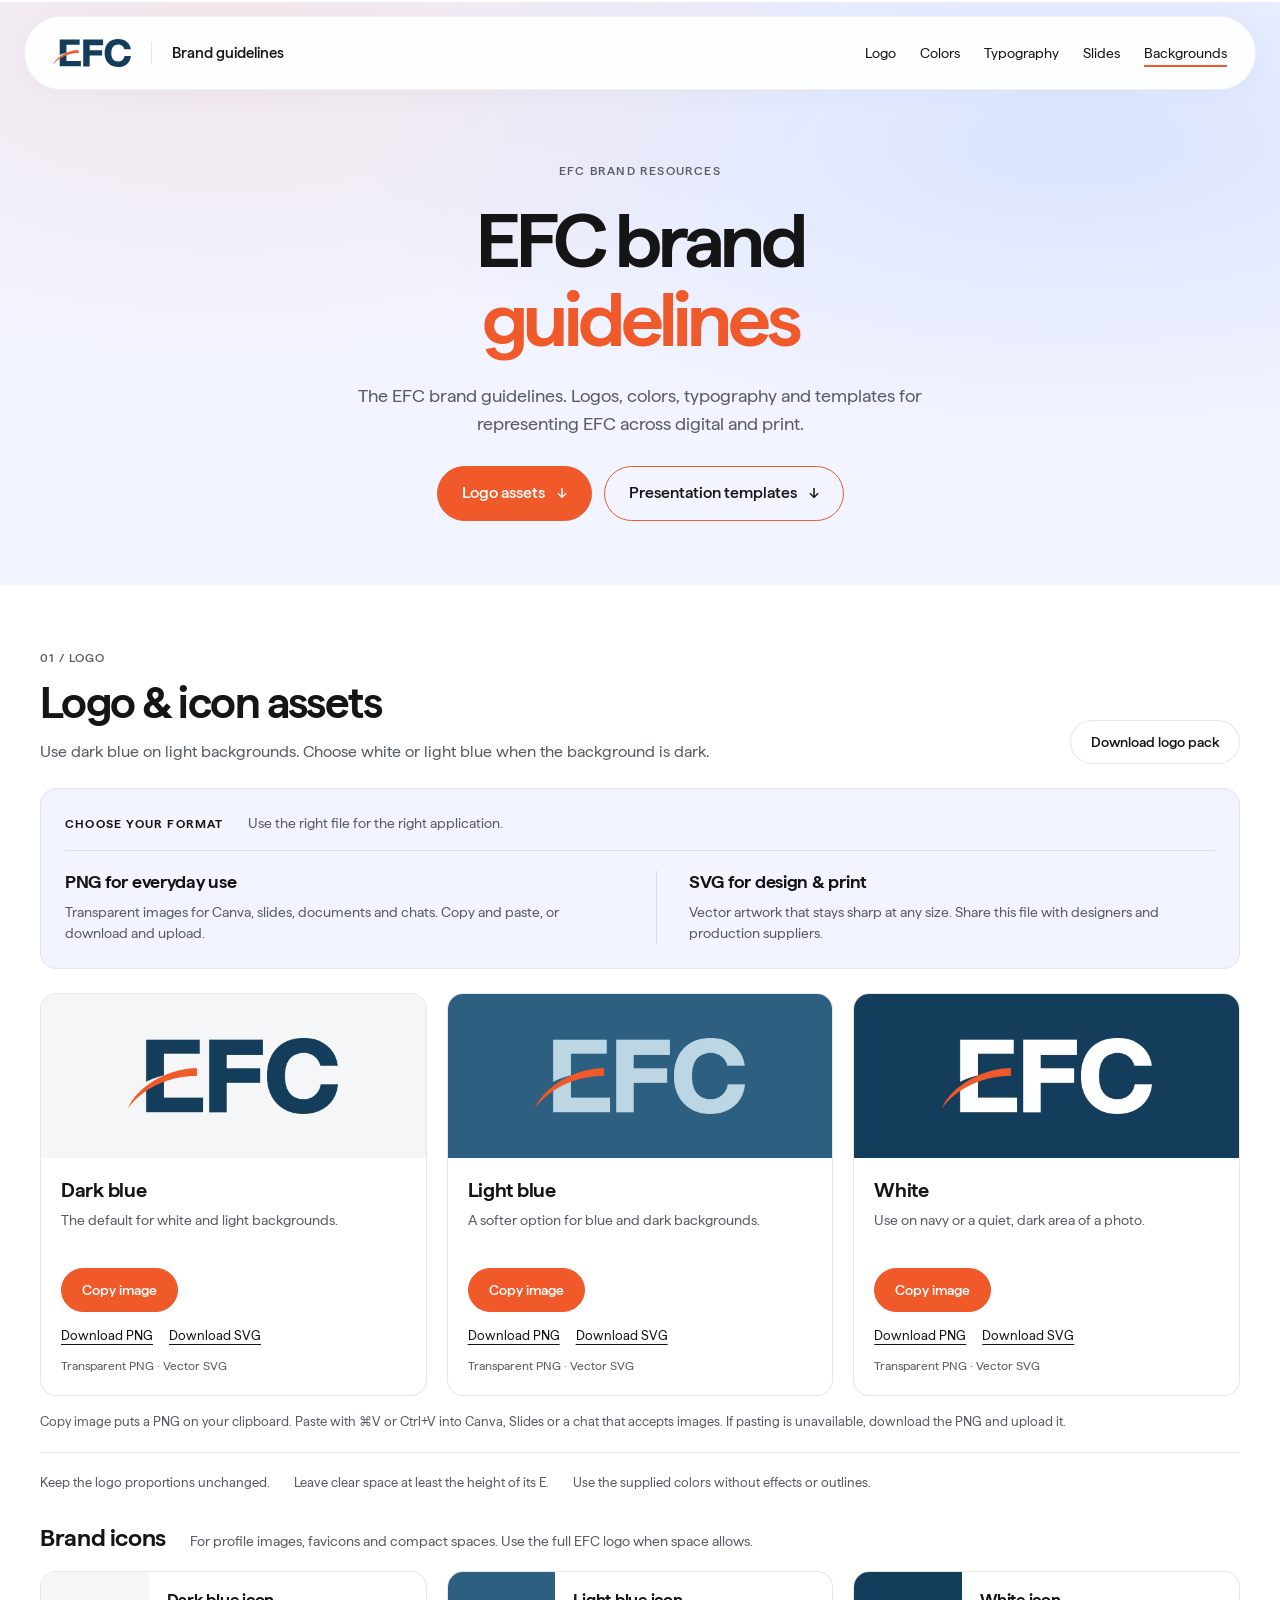
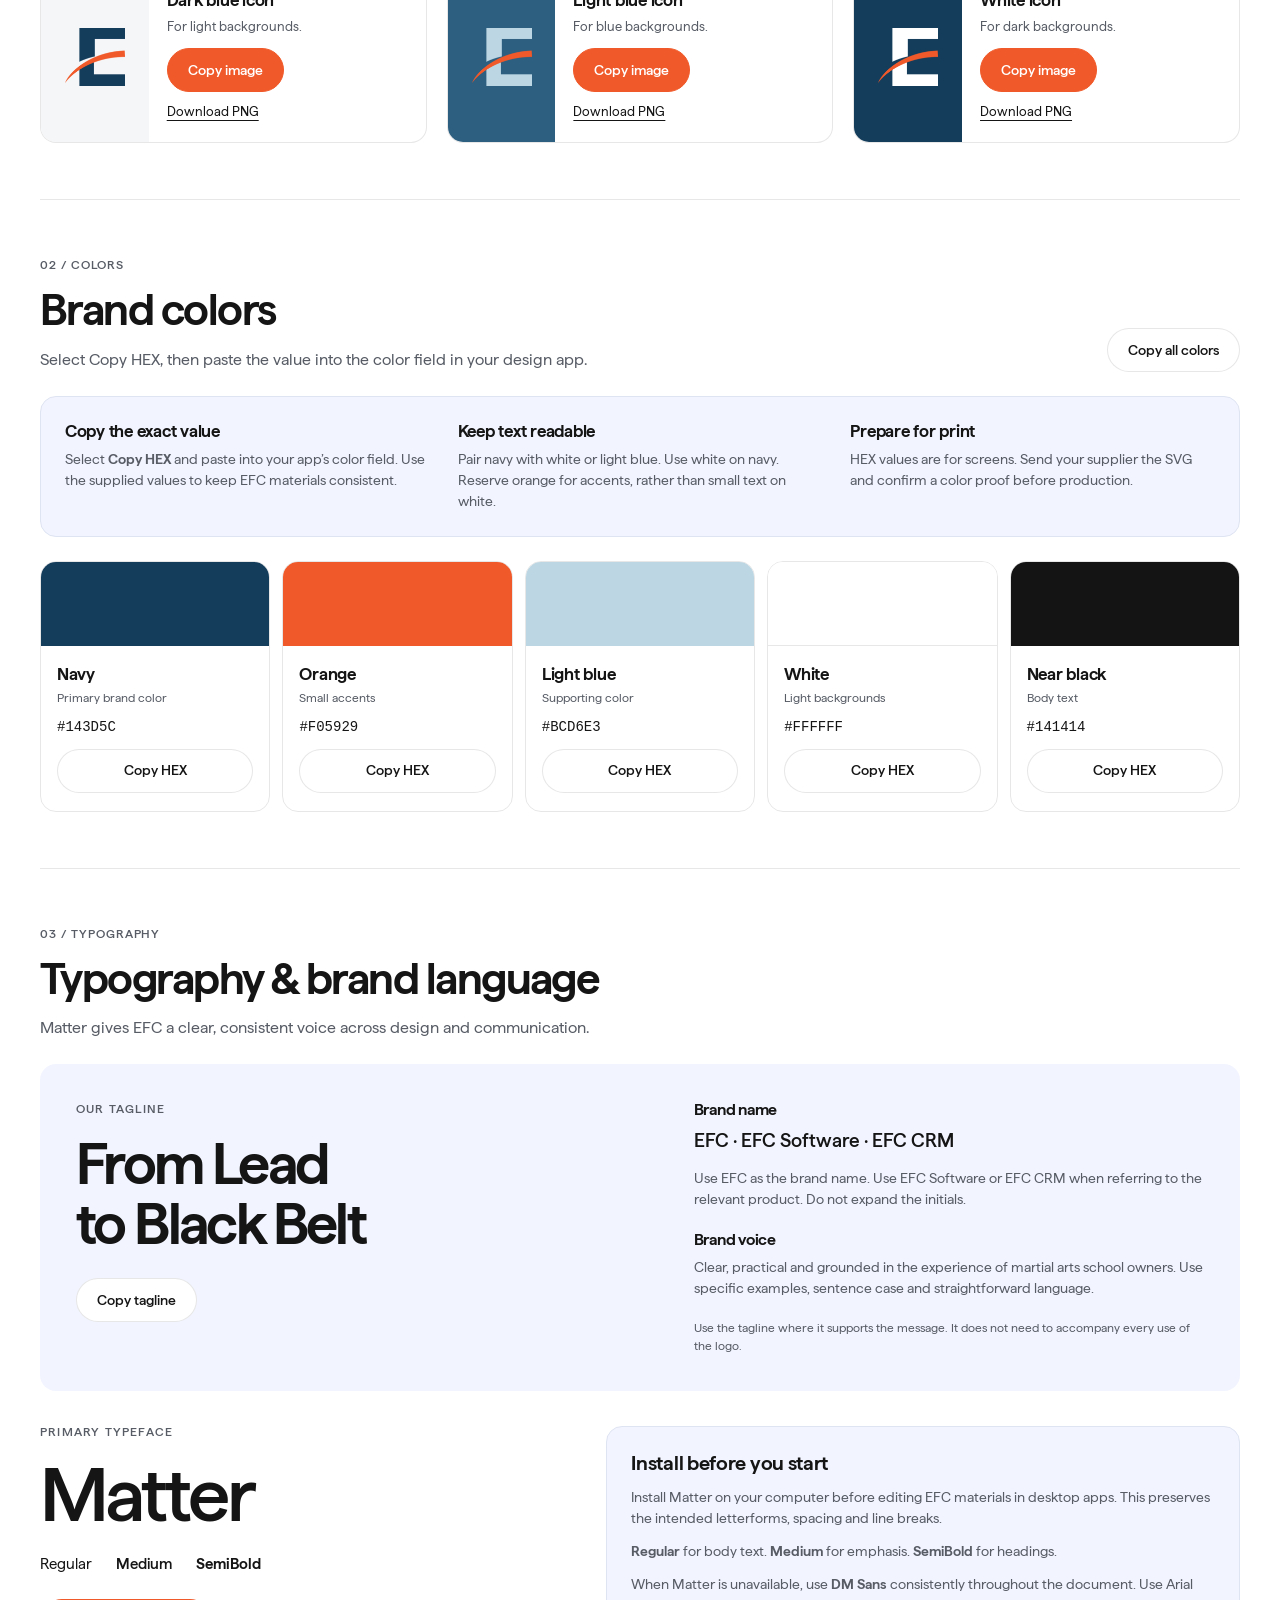
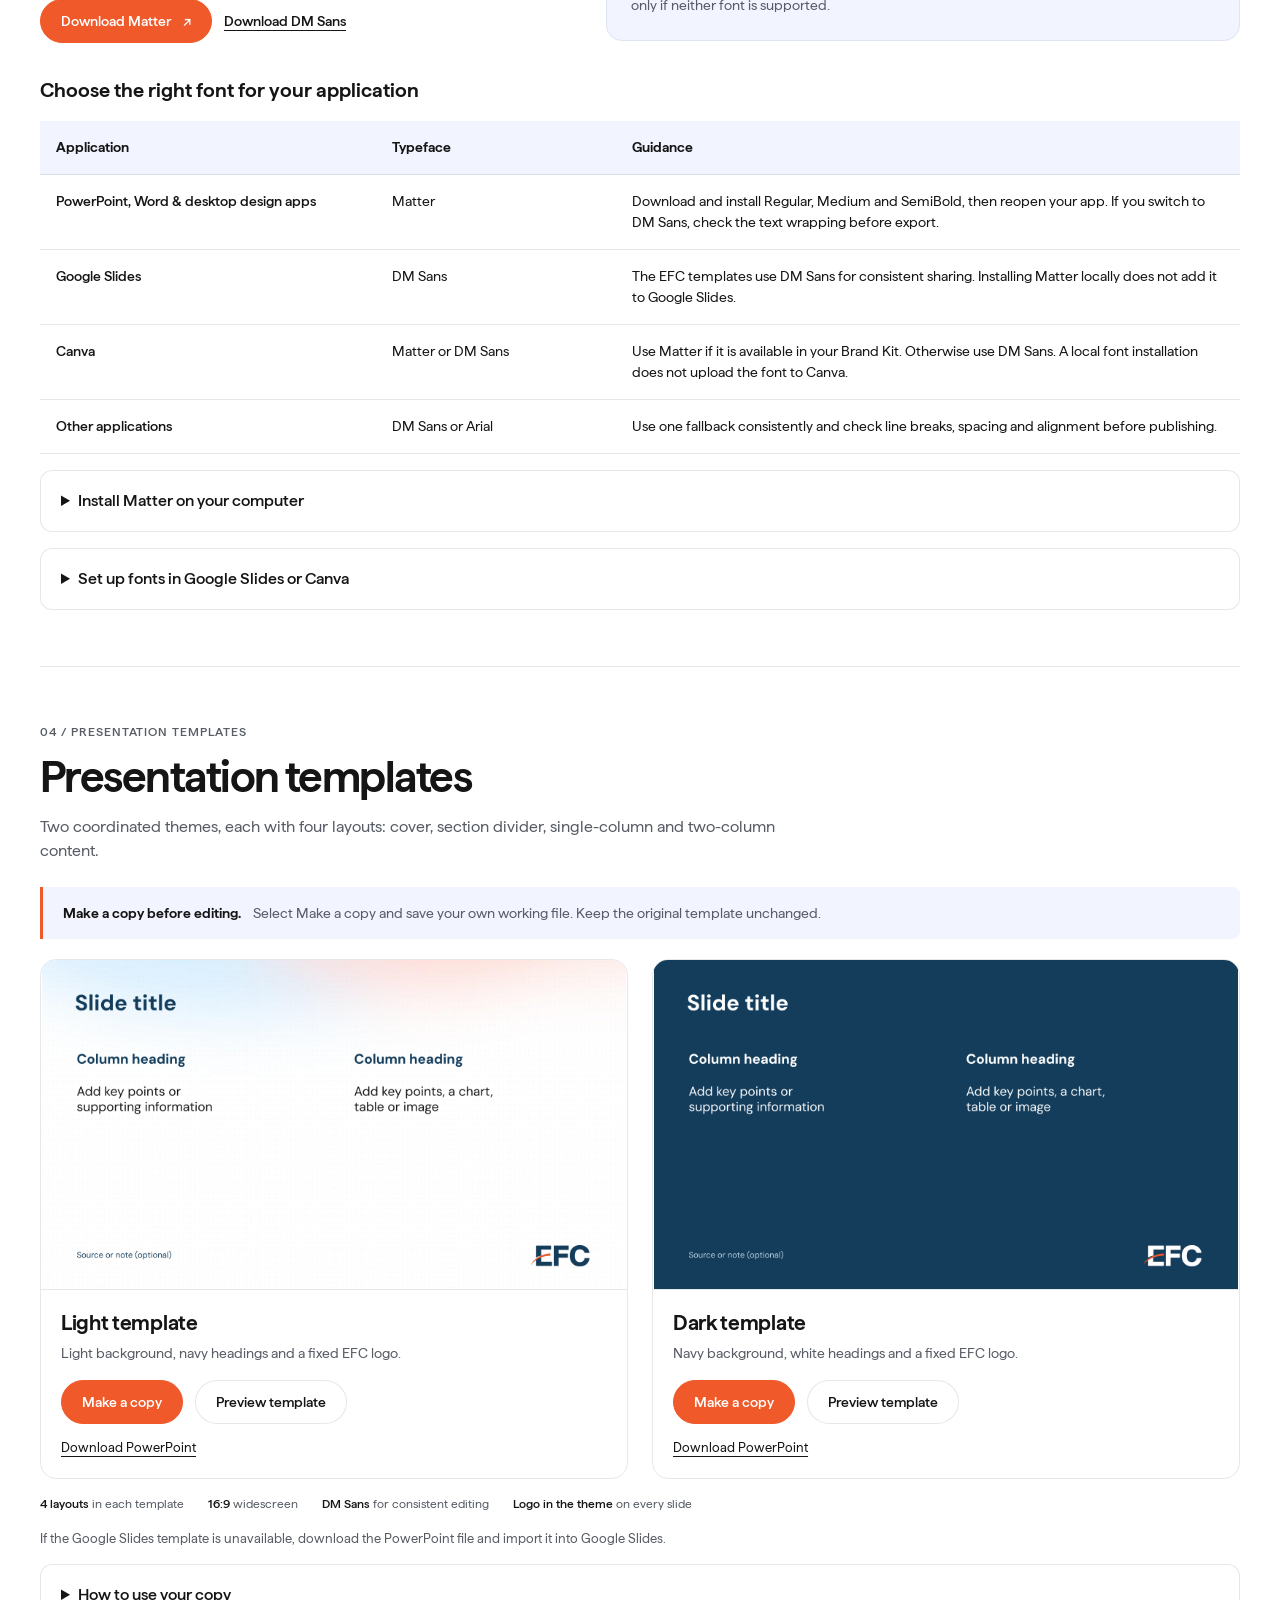
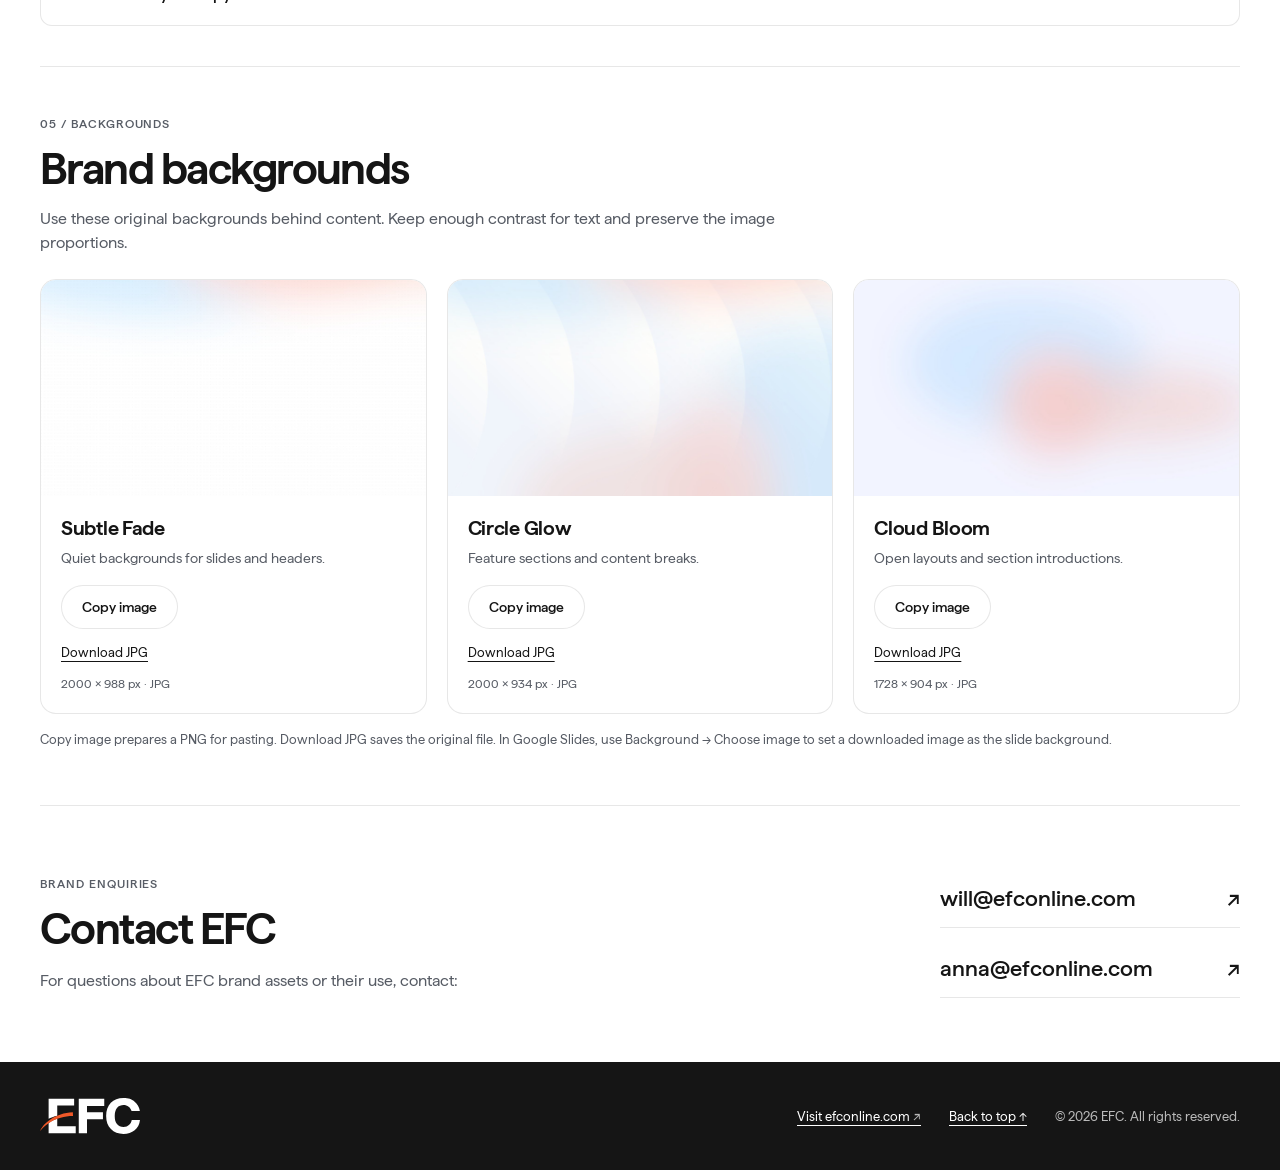
<file: index.html>
<!doctype html>
<html lang="en">
<head>
  <meta charset="utf-8">
<meta name="viewport" content="width=device-width,initial-scale=1">
  <meta name="description" content="Official EFC brand guidelines, logo downloads, fonts, colors and presentation templates for partners, designers and publishers.">
  <title>Brand Guidelines | EFC</title>
<link rel="icon" href="assets/efc-icon-dark-blue.png" type="image/png">
  <link rel="stylesheet" href="styles.css">
<script src="app.js" defer></script>
<link rel="preload" href="assets/fonts/matter-regular.woff2" as="font" type="font/woff2" crossorigin>
<link rel="preload" href="assets/fonts/matter-semibold.woff2" as="font" type="font/woff2" crossorigin>
</head>
<body class="efc-brand-guide">
<a class="skip-link" href="#main">Skip to brand assets</a>
<header class="site-nav"><div class="wrap nav-inner">
  <a class="brand-link" href="https://efconline.com/" aria-label="EFC homepage"><img src="assets/efc-dark-blue.svg" alt="EFC" width="78" height="28"><span>Brand guidelines</span></a>
  <button class="menu-toggle" aria-expanded="false" aria-controls="navigation">Menu</button>
  <nav class="nav-links" id="navigation" aria-label="Brand guideline sections"><a href="#logo">Logo</a><a href="#colors">Colors</a><a href="#typography">Typography</a><a href="#slides">Slides</a><a href="#backgrounds">Backgrounds</a></nav>
</div></header>
<div class="hero" id="top"><div class="wrap hero-content">
<p class="eyebrow">EFC brand resources</p>
<h1>EFC brand<br><span>guidelines</span>
</h1>
<p class="hero-description">The EFC brand guidelines. Logos, colors, typography and templates for representing EFC across digital and print.</p>
<div class="actions">
<a class="button primary" href="#logo">Logo assets <span aria-hidden="true">↓</span></a><a class="button secondary" href="#slides">Presentation templates <span aria-hidden="true">↓</span></a>
</div>
</div></div>
<noscript><p>This page needs JavaScript for copy buttons. All download links, slide templates and guides still work without it.</p></noscript>
<main class="wrap" id="main">
<section class="section" id="logo" aria-labelledby="logo-title">
  <div class="section-heading">
<div>
<span class="section-label">01 / Logo</span><h2 id="logo-title">Logo &amp; icon assets</h2>
<p>Use dark blue on light backgrounds. Choose white or light blue when the background is dark.</p>
</div>
<div class="actions"><a class="button" href="assets/efc-logo-pack.zip" download>Download logo pack</a></div>
</div>
  <div class="format-guide guide-panel" aria-label="Choose a logo format">
<div class="format-heading">
<p class="eyebrow">Choose your format</p>
<p>Use the right file for the right application.</p>
</div>
<div class="format-option">
<h3>PNG for everyday use</h3>
<p>Transparent images for Canva, slides, documents and chats. Copy and paste, or download and upload.</p>
</div>
<div class="format-option">
<h3>SVG for design &amp; print</h3>
<p>Vector artwork that stays sharp at any size. Share this file with designers and production suppliers.</p>
</div>
</div>
<div class="asset-grid">
    <article class="asset-card"><div class="asset-stage light"><img src="assets/efc-dark-blue.png" alt="EFC dark blue logo" width="2645" height="960"></div>
<div class="asset-body">
<h3>Dark blue</h3>
<p>The default for white and light backgrounds.</p>
<button class="button primary" data-copy-image="assets/efc-dark-blue.png" data-label="Dark blue logo" aria-label="Copy dark blue logo image">Copy image</button><div class="asset-downloads">
<a href="assets/efc-dark-blue.png" download aria-label="Download dark blue logo as PNG">Download PNG</a><a href="assets/efc-dark-blue.svg" download aria-label="Download dark blue logo as SVG">Download SVG</a>
</div>
<span class="file-spec">Transparent PNG · Vector SVG</span>
</div></article>
    <article class="asset-card"><div class="asset-stage mid"><img src="assets/efc-light-blue.png" alt="EFC light blue logo" width="2645" height="960"></div>
<div class="asset-body">
<h3>Light blue</h3>
<p>A softer option for blue and dark backgrounds.</p>
<button class="button primary" data-copy-image="assets/efc-light-blue.png" data-label="Light blue logo" aria-label="Copy light blue logo image">Copy image</button><div class="asset-downloads">
<a href="assets/efc-light-blue.png" download aria-label="Download light blue logo as PNG">Download PNG</a><a href="assets/efc-light-blue.svg" download aria-label="Download light blue logo as SVG">Download SVG</a>
</div>
<span class="file-spec">Transparent PNG · Vector SVG</span>
</div></article>
    <article class="asset-card"><div class="asset-stage dark"><img src="assets/efc-white.png" alt="EFC white logo" width="2645" height="960"></div>
<div class="asset-body">
<h3>White</h3>
<p>Use on navy or a quiet, dark area of a photo.</p>
<button class="button primary" data-copy-image="assets/efc-white.png" data-label="White logo" aria-label="Copy white logo image">Copy image</button><div class="asset-downloads">
<a href="assets/efc-white.png" download aria-label="Download white logo as PNG">Download PNG</a><a href="assets/efc-white.svg" download aria-label="Download white logo as SVG">Download SVG</a>
</div>
<span class="file-spec">Transparent PNG · Vector SVG</span>
</div></article>
  </div>
  <p class="helper">Copy image puts a PNG on your clipboard. Paste with ⌘V or Ctrl+V into Canva, Slides or a chat that accepts images. If pasting is unavailable, download the PNG and upload it.</p>
  <div class="rules">
<span>Keep the logo proportions unchanged.</span><span>Leave clear space at least the height of its E.</span><span>Use the supplied colors without effects or outlines.</span>
</div>
  <div class="icon-section">
<div class="subsection-heading">
<h3>Brand icons</h3>
<p>For profile images, favicons and compact spaces. Use the full EFC logo when space allows.</p>
</div>
<div class="icon-body"><div class="asset-grid icon-grid">
    <article class="asset-card"><div class="asset-stage light"><img class="icon-image" src="assets/efc-icon-dark-blue.png" alt="EFC dark blue icon" loading="lazy"></div>
<div class="asset-body">
<h3>Dark blue icon</h3>
<p>For light backgrounds.</p>
<button class="button primary" data-copy-image="assets/efc-icon-dark-blue.png" data-label="Dark blue icon" aria-label="Copy dark blue icon image">Copy image</button><div class="asset-downloads"><a href="assets/efc-icon-dark-blue.png" download aria-label="Download dark blue icon as PNG">Download PNG</a></div>
</div></article>
    <article class="asset-card"><div class="asset-stage mid"><img class="icon-image" src="assets/efc-icon-light-blue.png" alt="EFC light blue icon" loading="lazy"></div>
<div class="asset-body">
<h3>Light blue icon</h3>
<p>For blue backgrounds.</p>
<button class="button primary" data-copy-image="assets/efc-icon-light-blue.png" data-label="Light blue icon" aria-label="Copy light blue icon image">Copy image</button><div class="asset-downloads"><a href="assets/efc-icon-light-blue.png" download aria-label="Download light blue icon as PNG">Download PNG</a></div>
</div></article>
    <article class="asset-card"><div class="asset-stage dark"><img class="icon-image" src="assets/efc-icon-white.png" alt="EFC white icon" loading="lazy"></div>
<div class="asset-body">
<h3>White icon</h3>
<p>For dark backgrounds.</p>
<button class="button primary" data-copy-image="assets/efc-icon-white.png" data-label="White icon" aria-label="Copy white icon image">Copy image</button><div class="asset-downloads"><a href="assets/efc-icon-white.png" download aria-label="Download white icon as PNG">Download PNG</a></div>
</div></article>
  </div></div>
</div>
</section>
<section class="section" id="colors" aria-labelledby="colors-title">
  <div class="section-heading">
<div>
<span class="section-label">02 / Colors</span><h2 id="colors-title">Brand colors</h2>
<p>Select Copy HEX, then paste the value into the color field in your design app.</p>
</div>
<div class="actions"><button class="button" data-copy-text="EFC navy: #143D5C
EFC orange: #F05929
EFC light blue: #BCD6E3
White: #FFFFFF
Near black: #141414" data-label="All brand colors">Copy all colors</button></div>
</div>
  <div class="color-guidance guide-panel">
<div>
<h3>Copy the exact value</h3>
<p>Select <strong>Copy HEX</strong> and paste into your app’s color field. Use the supplied values to keep EFC materials consistent.</p>
</div>
<div>
<h3>Keep text readable</h3>
<p>Pair navy with white or light blue. Use white on navy. Reserve orange for accents, rather than small text on white.</p>
</div>
<div>
<h3>Prepare for print</h3>
<p>HEX values are for screens. Send your supplier the SVG and confirm a color proof before production.</p>
</div>
</div>
<div class="palette">
    <article class="color-card" style="--swatch:#143d5c"><div class="swatch" aria-hidden="true"></div>
<div class="color-info">
<h3>Navy</h3>
<p>Primary brand color</p>
<code>#143D5C</code><button class="button compact" data-copy-text="#143D5C" data-label="Navy #143D5C" aria-label="Copy navy HEX #143D5C">Copy HEX</button>
</div></article>
    <article class="color-card" style="--swatch:#f05929"><div class="swatch" aria-hidden="true"></div>
<div class="color-info">
<h3>Orange</h3>
<p>Small accents</p>
<code>#F05929</code><button class="button compact" data-copy-text="#F05929" data-label="Orange #F05929" aria-label="Copy orange HEX #F05929">Copy HEX</button>
</div></article>
    <article class="color-card" style="--swatch:#bcd6e3"><div class="swatch" aria-hidden="true"></div>
<div class="color-info">
<h3>Light blue</h3>
<p>Supporting color</p>
<code>#BCD6E3</code><button class="button compact" data-copy-text="#BCD6E3" data-label="Light blue #BCD6E3" aria-label="Copy light blue HEX #BCD6E3">Copy HEX</button>
</div></article>
    <article class="color-card" data-color="white" style="--swatch:#ffffff"><div class="swatch" aria-hidden="true"></div>
<div class="color-info">
<h3>White</h3>
<p>Light backgrounds</p>
<code>#FFFFFF</code><button class="button compact" data-copy-text="#FFFFFF" data-label="White #FFFFFF" aria-label="Copy white HEX #FFFFFF">Copy HEX</button>
</div></article>
    <article class="color-card" style="--swatch:#141414"><div class="swatch" aria-hidden="true"></div>
<div class="color-info">
<h3>Near black</h3>
<p>Body text</p>
<code>#141414</code><button class="button compact" data-copy-text="#141414" data-label="Near black #141414" aria-label="Copy near black HEX #141414">Copy HEX</button>
</div></article>
  </div>
  </section>
<section class="section" id="typography" aria-labelledby="type-title"><div class="section-heading"><div>
<span class="section-label">03 / Typography</span><h2 id="type-title">Typography &amp; brand language</h2>
<p>Matter gives EFC a clear, consistent voice across design and communication.</p>
</div></div>
<div class="brand-language">
<div class="tagline-display">
<p class="eyebrow">Our tagline</p>
<p class="brand-tagline">From Lead<br>to Black Belt</p>
<button class="button" data-copy-text="From Lead to Black Belt" data-label="Tagline">Copy tagline</button>
</div>
<div class="language-guidance">
<div>
<h3>Brand name</h3>
<p class="brand-name">EFC · EFC Software · EFC CRM</p>
<p>Use EFC as the brand name. Use EFC Software or EFC CRM when referring to the relevant product. Do not expand the initials.</p>
</div>
<div>
<h3>Brand voice</h3>
<p>Clear, practical and grounded in the experience of martial arts school owners. Use specific examples, sentence case and straightforward language.</p>
</div>
<p class="helper">Use the tagline where it supports the message. It does not need to accompany every use of the logo.</p>
</div>
</div>
<div class="type-overview">
<div>
<p class="eyebrow">Primary typeface</p>
<div class="type-sample">Matter</div>
<div class="weight-row">
<span style="font-weight:400">Regular</span><span style="font-weight:500">Medium</span><span style="font-weight:600">SemiBold</span>
</div>
<div class="actions font-actions">
<a class="button primary" href="assets/EFC-Matter-Fonts.zip" download>Download Matter <span aria-hidden="true">↗</span></a><a class="text-link" href="https://fonts.google.com/specimen/DM+Sans" target="_blank" rel="noopener noreferrer">Download DM Sans</a>
</div>
</div>
<div class="type-explainer guide-panel">
<h3>Install before you start</h3>
<p>Install Matter on your computer before editing EFC materials in desktop apps. This preserves the intended letterforms, spacing and line breaks.</p>
<p><strong>Regular</strong> for body text. <strong>Medium</strong> for emphasis. <strong>SemiBold</strong> for headings.</p>
<p>When Matter is unavailable, use <strong>DM Sans</strong> consistently throughout the document. Use Arial only if neither font is supported.</p>
</div>
</div>
<table class="guide-table">
<caption>Choose the right font for your application</caption>
<thead><tr>
<th scope="col">Application</th>
<th scope="col">Typeface</th>
<th scope="col">Guidance</th>
</tr></thead>
<tbody>
<tr>
<td>PowerPoint, Word &amp; desktop design apps</td>
<td>Matter</td>
<td>Download and install Regular, Medium and SemiBold, then reopen your app. If you switch to DM Sans, check the text wrapping before export.</td>
</tr>
<tr>
<td>Google Slides</td>
<td>DM Sans</td>
<td>The EFC templates use DM Sans for consistent sharing. Installing Matter locally does not add it to Google Slides.</td>
</tr>
<tr>
<td>Canva</td>
<td>Matter or DM Sans</td>
<td>Use Matter if it is available in your Brand Kit. Otherwise use DM Sans. A local font installation does not upload the font to Canva.</td>
</tr>
<tr>
<td>Other applications</td>
<td>DM Sans or Arial</td>
<td>Use one fallback consistently and check line breaks, spacing and alignment before publishing.</td>
</tr>
</tbody>
</table>
<details><summary>Install Matter on your computer</summary><div class="details-body"><div class="steps-grid">
<div>
<h3>Mac</h3>
<ol>
<li>Download the Matter font files using the link above. Unzip them if needed.</li>
<li>Double-click each .otf or .ttf file and choose Install in Font Book.</li>
<li>Install Regular, Medium and SemiBold, then reopen your app.</li>
</ol>
<p class="small-note"><a href="https://support.apple.com/guide/font-book/install-and-validate-fonts-fntbk1000/mac" target="_blank" rel="noopener noreferrer">Apple installation guide</a></p>
</div>
<div>
<h3>Windows</h3>
<ol>
<li>Download the Matter font files using the link above. Unzip them if needed.</li>
<li>Right-click each .otf or .ttf file and choose Install.</li>
<li>Install Regular, Medium and SemiBold, then reopen your app.</li>
</ol>
<p class="small-note"><a href="https://support.microsoft.com/en-us/windows/experience/personalization/manage-fonts-in-windows" target="_blank" rel="noopener noreferrer">Microsoft installation guide</a></p>
</div>
</div></div></details>
  <details><summary>Set up fonts in Google Slides or Canva</summary><div class="details-body"><div class="steps-grid">
<div>
<h3>Google Slides</h3>
<p>Open the font menu, select More fonts, search for DM Sans and select OK. Apply the same font throughout your presentation.</p>
<p class="small-note">The presentation templates below already use DM Sans.</p>
</div>
<div>
<h3>Canva</h3>
<p>On a supported Canva plan, a team owner, admin or brand designer can upload Matter to your Brand Kit. Installing it on your computer does not add it to Canva. Use DM Sans if font upload is unavailable.</p>
<p class="small-note"><a href="https://www.canva.com/help/upload-fonts/" target="_blank" rel="noopener noreferrer">Canva font upload guide</a></p>
</div>
</div></div></details>
  </section><section class="section" id="slides" aria-labelledby="slides-title">
  <div class="section-heading"><div>
<span class="section-label">04 / Presentation templates</span><h2 id="slides-title">Presentation templates</h2>
<p>Two coordinated themes, each with four layouts: cover, section divider, single-column and two-column content.</p>
</div></div>
  <div class="copy-rule">
<strong>Make a copy before editing.</strong><p>Select Make a copy and save your own working file. Keep the original template unchanged.</p>
</div>
<div class="template-grid">
    <article class="template-card"><img src="assets/slides-light.png" alt="Preview of the EFC light template: dark blue headings, a light background and the EFC logo at the bottom right" loading="lazy" width="1600" height="900"><div class="template-body">
<h3>Light template</h3>
<p>Light background, navy headings and a fixed EFC logo.</p>
<div class="actions">
<a class="button primary" href="https://docs.google.com/presentation/d/16m5IDKfipiJAqcjTEze1_27LvKRcdLIn-vRWDnLMDBA/copy" target="_blank" rel="noopener noreferrer" aria-label="Make a copy — Light template">Make a copy</a><a class="button" href="https://docs.google.com/presentation/d/16m5IDKfipiJAqcjTEze1_27LvKRcdLIn-vRWDnLMDBA/preview" target="_blank" rel="noopener noreferrer" aria-label="Preview template — Light template">Preview template</a>
</div>
<div class="asset-downloads"><a href="assets/EFC-Light-Master-Template.pptx" download>Download PowerPoint</a></div>
</div></article>
    <article class="template-card"><img src="assets/slides-dark.png" alt="Preview of the EFC dark template: white headings on navy with the EFC logo at the bottom right" loading="lazy" width="1600" height="900"><div class="template-body">
<h3>Dark template</h3>
<p>Navy background, white headings and a fixed EFC logo.</p>
<div class="actions">
<a class="button primary" href="https://docs.google.com/presentation/d/1dnWvkObVTens05ysP4_XYC2KE3Aqz2MF2bJHGJ8PQvI/copy" target="_blank" rel="noopener noreferrer" aria-label="Make a copy — Dark template">Make a copy</a><a class="button" href="https://docs.google.com/presentation/d/1dnWvkObVTens05ysP4_XYC2KE3Aqz2MF2bJHGJ8PQvI/preview" target="_blank" rel="noopener noreferrer" aria-label="Preview template — Dark template">Preview template</a>
</div>
<div class="asset-downloads"><a href="assets/EFC-Dark-Master-Template.pptx" download>Download PowerPoint</a></div>
</div></article>
  </div>
<div class="template-footnote">
<span><strong>4 layouts</strong> in each template</span><span><strong>16:9</strong> widescreen</span><span><strong>DM Sans</strong> for consistent editing</span><span><strong>Logo in the theme</strong> on every slide</span>
</div>
  <p class="helper">If the Google Slides template is unavailable, download the PowerPoint file and import it into Google Slides.</p>
<details><summary>How to use your copy</summary><div class="details-body"><div class="steps-grid">
<div>
<h3>Build your presentation</h3>
<ol>
<li>Name your working file for the meeting or project.</li>
<li>Duplicate the page you need, or choose an EFC layout for a new slide.</li>
<li>Replace the prompt text and remove optional notes you do not need.</li>
<li>Keep the logo and theme colors in place.</li>
</ol>
</div>
<div>
<h3>If you see “Request access”</h3>
<p>Sign in to Google to save your copy. If the template is unavailable, contact will@efconline.com or anna@efconline.com for access.</p>
<p class="helper">When viewing a template in the Google Slides editor, select File → Make a copy → Entire presentation.</p>
</div>
</div></div></details>
</section>
<section class="section" id="backgrounds" aria-labelledby="bg-title">
  <div class="section-heading"><div>
<span class="section-label">05 / Backgrounds</span><h2 id="bg-title">Brand backgrounds</h2>
<p>Use these original backgrounds behind content. Keep enough contrast for text and preserve the image proportions.</p>
</div></div>
  <div class="asset-grid">
    <article class="asset-card bg"><div class="asset-stage background-stage"><img src="assets/bg-light-blue-01.jpg" alt="Subtle Fade background, a light blue and peach gradient with a fine dot pattern" loading="lazy" width="2000" height="988"></div>
<div class="asset-body">
<h3>Subtle Fade</h3>
<p>Quiet backgrounds for slides and headers.</p>
<button class="button" data-copy-image="assets/bg-light-blue-01.jpg" data-label="Subtle Fade background" aria-label="Copy subtle fade background image">Copy image</button><div class="asset-downloads"><a href="assets/bg-light-blue-01.jpg" download aria-label="Download Subtle Fade background as JPG">Download JPG</a></div>
<span class="file-spec">2000 × 988 px · JPG</span>
</div></article>
    <article class="asset-card bg"><div class="asset-stage background-stage"><img src="assets/bg-light-blue-02.jpg" alt="Circle Glow background with soft blue circular gradients" loading="lazy" width="2000" height="934"></div>
<div class="asset-body">
<h3>Circle Glow</h3>
<p>Feature sections and content breaks.</p>
<button class="button" data-copy-image="assets/bg-light-blue-02.jpg" data-label="Circle Glow background" aria-label="Copy circle glow background image">Copy image</button><div class="asset-downloads"><a href="assets/bg-light-blue-02.jpg" download aria-label="Download Circle Glow background as JPG">Download JPG</a></div>
<span class="file-spec">2000 × 934 px · JPG</span>
</div></article>
    <article class="asset-card bg"><div class="asset-stage background-stage"><img src="assets/bg-light-blue-03.jpg" alt="Cloud Bloom background with soft blended blue and peach tones" loading="lazy" width="1728" height="904"></div>
<div class="asset-body">
<h3>Cloud Bloom</h3>
<p>Open layouts and section introductions.</p>
<button class="button" data-copy-image="assets/bg-light-blue-03.jpg" data-label="Cloud Bloom background" aria-label="Copy cloud bloom background image">Copy image</button><div class="asset-downloads"><a href="assets/bg-light-blue-03.jpg" download aria-label="Download Cloud Bloom background as JPG">Download JPG</a></div>
<span class="file-spec">1728 × 904 px · JPG</span>
</div></article>
  </div>
<p class="helper">Copy image prepares a PNG for pasting. Download JPG saves the original file. In Google Slides, use Background → Choose image to set a downloaded image as the slide background.</p>
</section>
<section class="contact-section" id="help" aria-labelledby="help-title"><div>
<span class="section-label">Brand enquiries</span><h2 id="help-title">Contact EFC</h2>
<p>For questions about EFC brand assets or their use, contact:</p>
</div>
<div class="contact-links">
<a href="mailto:will@efconline.com">will@efconline.com <span aria-hidden="true">↗</span></a><a href="mailto:anna@efconline.com">anna@efconline.com <span aria-hidden="true">↗</span></a>
</div></section></main>
<footer class="site-footer"><div class="wrap footer-inner">
<a href="https://efconline.com/" aria-label="EFC homepage"><img src="assets/efc-white.svg" alt="EFC" width="100" height="36"></a><div class="footer-links">
<a href="https://efconline.com/">Visit efconline.com <span aria-hidden="true">↗</span></a><a href="#top">Back to top ↑</a><span>© 2026 EFC. All rights reserved.</span>
</div>
</div></footer><div class="toast" role="status" aria-live="polite" aria-atomic="true" id="copy-status"></div>
<dialog id="copy-help" aria-labelledby="copy-help-title"><h2 id="copy-help-title">Copy is unavailable</h2>
<p id="copy-help-message"></p>
<textarea id="manual-copy" aria-label="Text to copy manually" readonly hidden></textarea><div class="actions">
<a class="button primary" id="fallback-download" download hidden>Download image</a><button class="button" id="close-copy-help" autofocus>Close</button>
</div></dialog>
</body>
</html>
</file>
<file: styles.css>
/* EFC public brand guide. Scoped for use as an efconline.com subpage. */
@font-face{font-family:'EFC Matter';src:url('assets/fonts/matter-regular.woff2') format('woff2');font-weight:400;font-style:normal;font-display:swap}
@font-face{font-family:'EFC Matter';src:url('assets/fonts/matter-medium.woff2') format('woff2');font-weight:500;font-style:normal;font-display:swap}
@font-face{font-family:'EFC Matter';src:url('assets/fonts/matter-semibold.woff2') format('woff2');font-weight:600;font-style:normal;font-display:swap}
@font-face{font-family:'EFC DM Sans';src:url('assets/dm-sans.ttf') format('truetype');font-weight:100 1000;font-style:normal;font-display:swap}
.efc-brand-guide{--navy:#143d5c;--orange:#f05929;--blue:#bcd6e3;--ink:#151515;--muted:#575c65;--line:#1515151a;--paper:#fff;--wash:#f2f4ff;--radius:16px;--font:'EFC Matter','EFC DM Sans',Arial,sans-serif;margin:0;background:var(--paper);color:var(--ink);font-family:var(--font);font-size:16px;line-height:1.5;font-synthesis:none}
:where(.efc-brand-guide) *{box-sizing:border-box}
:where(.efc-brand-guide) [hidden]{display:none!important}
:where(.efc-brand-guide) a{color:inherit;text-underline-offset:4px}
:where(.efc-brand-guide) a:hover{text-decoration-thickness:2px}
:where(.efc-brand-guide) button,:where(.efc-brand-guide) input,:where(.efc-brand-guide) select,:where(.efc-brand-guide) textarea{font:inherit}
:where(.efc-brand-guide) button,:where(.efc-brand-guide) a{touch-action:manipulation}
:where(.efc-brand-guide) button{cursor:pointer}
:where(.efc-brand-guide) img{display:block;max-width:100%;height:auto}
:where(.efc-brand-guide) h1,:where(.efc-brand-guide) h2,:where(.efc-brand-guide) h3,:where(.efc-brand-guide) p{margin:0}
:where(.efc-brand-guide) h1,:where(.efc-brand-guide) h2,:where(.efc-brand-guide) h3{font-weight:600;color:var(--ink)}
:where(.efc-brand-guide) h1{font-size:clamp(48px,6vw,80px);line-height:1.03;letter-spacing:-.055em}
:where(.efc-brand-guide) h2{font-size:clamp(30px,3.6vw,44px);line-height:1.08;letter-spacing:-.035em}
:where(.efc-brand-guide) h3{font-size:20px;line-height:1.2;letter-spacing:-.015em}
:where(.efc-brand-guide) p+p{margin-top:12px}
:where(.efc-brand-guide) strong{font-weight:600}
:where(.efc-brand-guide) button:focus-visible,:where(.efc-brand-guide) a:focus-visible,:where(.efc-brand-guide) summary:focus-visible,:where(.efc-brand-guide) textarea:focus-visible{outline:3px solid #005382;outline-offset:4px}
:where(.efc-brand-guide) button[disabled]{cursor:wait;opacity:.7}
:where(.efc-brand-guide) .skip-link{position:fixed;left:16px;top:-80px;z-index:99;background:white;padding:12px}
:where(.efc-brand-guide) .skip-link:focus{top:12px}
:where(.efc-brand-guide) .wrap{width:min(1200px,calc(100% - 80px));margin-inline:auto}
:where(.efc-brand-guide) .site-nav{position:sticky;top:16px;z-index:20;max-width:calc(100% - 48px);width:1280px;margin:16px auto -88px;border:1px solid #1515150d;border-radius:999px;background:#ffffffed;backdrop-filter:blur(16px);box-shadow:0 4px 24px #15151508}
:where(.efc-brand-guide) .nav-inner{width:100%;min-height:72px;padding:12px 28px;display:flex;align-items:center;justify-content:space-between;gap:28px}
:where(.efc-brand-guide) .brand-link{display:flex;align-items:center;gap:20px;text-decoration:none;font-weight:500;white-space:nowrap}
:where(.efc-brand-guide) .brand-link img{width:78px;height:auto}
:where(.efc-brand-guide) .brand-link span{border-left:1px solid var(--line);padding-left:20px;font-size:15px}
:where(.efc-brand-guide) .nav-links{display:flex;align-items:center;gap:24px}
:where(.efc-brand-guide) .nav-links a{font-size:14px;text-decoration:none;padding:8px 0;white-space:nowrap}
:where(.efc-brand-guide) .nav-links a:hover,:where(.efc-brand-guide) .nav-links a[aria-current]{text-decoration:underline;text-decoration-color:var(--orange);text-decoration-thickness:2px;text-underline-offset:7px}
:where(.efc-brand-guide) .menu-toggle{display:none;border:1px solid var(--line);border-radius:999px;background:white;min-height:44px;padding:8px 16px}
:where(.efc-brand-guide) .hero{position:relative;isolation:isolate;background:radial-gradient(ellipse at 18% 4%,#f0592917,transparent 42%),radial-gradient(ellipse at 84% 24%,#d5dfffcc,transparent 48%),var(--wash);overflow:hidden}
:where(.efc-brand-guide) .hero-content{text-align:center;padding:160px 0 64px}
:where(.efc-brand-guide) .eyebrow{font-size:12px;font-weight:500;letter-spacing:.1em;text-transform:uppercase}
:where(.efc-brand-guide) .hero .eyebrow{margin-bottom:20px;color:var(--muted)}
:where(.efc-brand-guide) .hero h1 span{color:var(--orange)}
:where(.efc-brand-guide) .hero-description{max-width:640px;font-size:18px;line-height:1.55;color:var(--muted);margin:24px auto 0}
:where(.efc-brand-guide) .hero .actions{justify-content:center;margin-top:28px}
:where(.efc-brand-guide) main{padding-top:64px}
:where(.efc-brand-guide) .section{padding-bottom:56px;margin-bottom:56px;border-bottom:1px solid var(--line);scroll-margin-top:116px}
:where(.efc-brand-guide) .section-heading{display:flex;align-items:flex-end;justify-content:space-between;gap:24px;margin-bottom:24px}
:where(.efc-brand-guide) .section-heading>div:first-child{max-width:780px}
:where(.efc-brand-guide) .section-heading p{font-size:16px;color:var(--muted);margin-top:14px}
:where(.efc-brand-guide) .section-heading>.actions{flex-shrink:0}
:where(.efc-brand-guide) .section-label{display:block;font-size:12px;font-weight:500;letter-spacing:.08em;text-transform:uppercase;color:var(--muted);margin-bottom:12px}
:where(.efc-brand-guide) .actions{display:flex;gap:12px;flex-wrap:wrap;align-items:center}
:where(.efc-brand-guide) .button{display:inline-flex;align-items:center;justify-content:center;gap:12px;min-height:44px;padding:12px 20px;border:1px solid var(--line);border-radius:999px;background:white;color:var(--ink);font-size:14px;font-weight:500;line-height:1.3;text-decoration:none;transition:background-color .15s,border-color .15s}
:where(.efc-brand-guide) .button:hover{background:var(--wash);border-color:#15151540;text-decoration:none}
:where(.efc-brand-guide) .button.primary{background:var(--orange);border-color:var(--orange);color:#fff}
:where(.efc-brand-guide) .button.primary:hover{background:#fa7148;border-color:#fa7148}
:where(.efc-brand-guide) .hero .button{padding:16px 24px;font-size:16px}
:where(.efc-brand-guide) .hero .button.secondary{border-color:var(--orange);background:transparent}
:where(.efc-brand-guide) .button.compact{padding:10px 16px}
:where(.efc-brand-guide) .button.is-copied{background:#e6f3e9;border-color:#8eb99a;color:#1c5431}
:where(.efc-brand-guide) .button.primary.is-copied{background:var(--orange);border-color:var(--orange);color:#fff}
:where(.efc-brand-guide) .button.is-error{background:#fff1ed;border-color:#b9341b;color:#942914}
:where(.efc-brand-guide) .text-link{font-size:14px;font-weight:500}
:where(.efc-brand-guide) .helper{font-size:13px;line-height:1.5;color:var(--muted);margin-top:16px}
:where(.efc-brand-guide) .guide-panel{background:var(--wash);border:1px solid #dfe4f2;border-radius:var(--radius)}
:where(.efc-brand-guide) .format-guide{display:grid;grid-template-columns:repeat(2,minmax(0,1fr));gap:20px 32px;padding:24px;margin-bottom:24px}
:where(.efc-brand-guide) .format-heading{grid-column:1/-1;display:flex;align-items:baseline;flex-wrap:wrap;gap:8px 24px;padding-bottom:16px;border-bottom:1px solid #d7ddea}
:where(.efc-brand-guide) .format-heading .eyebrow{color:var(--ink);font-weight:600}
:where(.efc-brand-guide) .format-heading>p:last-child{font-size:14px;color:var(--muted);margin:0}
:where(.efc-brand-guide) .format-option{min-width:0}
:where(.efc-brand-guide) .format-option+.format-option{padding-left:32px;border-left:1px solid #d7ddea}
:where(.efc-brand-guide) .format-option h3{font-size:18px;line-height:1.25}
:where(.efc-brand-guide) .format-option p{font-size:14px;line-height:1.5;color:var(--muted);margin-top:8px}
:where(.efc-brand-guide) .asset-grid{display:grid;grid-template-columns:repeat(3,minmax(0,1fr));gap:20px}
:where(.efc-brand-guide) .asset-card{border:1px solid var(--line);border-radius:var(--radius);overflow:hidden;background:white}
:where(.efc-brand-guide) .asset-stage{height:164px;display:flex;align-items:center;justify-content:center}
:where(.efc-brand-guide) .asset-stage img{width:210px;max-width:70%;height:auto}
:where(.efc-brand-guide) .asset-stage.light{background:#f5f6f8}
:where(.efc-brand-guide) .asset-stage.dark{background:var(--navy)}
:where(.efc-brand-guide) .asset-stage.mid{background:#2d5f80}
:where(.efc-brand-guide) .asset-body{padding:20px}
:where(.efc-brand-guide) .asset-body p{font-size:14px;line-height:1.5;color:var(--muted);margin:8px 0 16px;min-height:42px}
:where(.efc-brand-guide) .asset-downloads{display:flex;flex-wrap:wrap;gap:8px 16px;margin-top:14px}
:where(.efc-brand-guide) .asset-downloads a{font-size:13px}
:where(.efc-brand-guide) .file-spec{display:block;color:var(--muted);font-size:12px;margin-top:12px}
:where(.efc-brand-guide) .rules{display:flex;flex-wrap:wrap;gap:8px 24px;font-size:13px;color:var(--muted);margin-top:20px;padding-top:20px;border-top:1px solid var(--line)}
:where(.efc-brand-guide) .icon-section{margin-top:32px}
:where(.efc-brand-guide) .subsection-heading{display:flex;align-items:baseline;gap:24px;margin-bottom:18px}
:where(.efc-brand-guide) .subsection-heading h3{flex-shrink:0;font-size:24px}
:where(.efc-brand-guide) .subsection-heading p{color:var(--muted);font-size:14px}
:where(.efc-brand-guide) .icon-grid .asset-card{display:grid;grid-template-columns:28% 1fr}
:where(.efc-brand-guide) .icon-grid .asset-stage{height:100%;min-height:170px}
:where(.efc-brand-guide) .asset-stage .icon-image{width:60px;max-width:62%;height:auto}
:where(.efc-brand-guide) .icon-grid .asset-body{padding:18px}
:where(.efc-brand-guide) .icon-grid h3{font-size:17px}
:where(.efc-brand-guide) .icon-grid .asset-body p{min-height:0;font-size:13px;margin:6px 0 12px}
:where(.efc-brand-guide) .icon-grid .asset-downloads{margin-top:10px}
:where(.efc-brand-guide) .color-guidance{display:grid;grid-template-columns:1fr 1fr 1fr;gap:28px;padding:24px;margin-bottom:24px}
:where(.efc-brand-guide) .color-guidance h3{font-size:17px}
:where(.efc-brand-guide) .color-guidance p{font-size:14px;color:var(--muted);margin-top:8px}
:where(.efc-brand-guide) .palette{display:grid;grid-template-columns:repeat(5,minmax(0,1fr));gap:12px}
:where(.efc-brand-guide) .color-card{border:1px solid var(--line);border-radius:var(--radius);overflow:hidden}
:where(.efc-brand-guide) .swatch{height:84px;background:var(--swatch)}
:where(.efc-brand-guide) .color-card[data-color="white"] .swatch{border-bottom:1px solid var(--line)}
:where(.efc-brand-guide) .color-info{padding:18px 16px}
:where(.efc-brand-guide) .color-info h3{font-size:17px}
:where(.efc-brand-guide) .color-info p{font-size:12px;color:var(--muted);margin:4px 0 12px}
:where(.efc-brand-guide) .color-info code{display:block;font:500 14px ui-monospace,SFMono-Regular,monospace;margin-bottom:14px}
:where(.efc-brand-guide) .color-info .button{width:100%;padding-inline:8px}
:where(.efc-brand-guide) .brand-language{display:grid;grid-template-columns:1.1fr 1fr;gap:56px;background:var(--wash);border-radius:var(--radius);padding:36px;margin-bottom:32px}
:where(.efc-brand-guide) .tagline-display .eyebrow{color:var(--muted);margin-bottom:16px}
:where(.efc-brand-guide) .brand-tagline{font-family:'EFC Matter',Arial,sans-serif;font-size:clamp(38px,4.5vw,60px);font-weight:600;line-height:1.04;letter-spacing:-.045em;margin:0!important}
:where(.efc-brand-guide) .tagline-display .button{margin-top:24px}
:where(.efc-brand-guide) .language-guidance{display:flex;flex-direction:column;justify-content:center;gap:20px}
:where(.efc-brand-guide) .language-guidance h3{font-size:16px;margin-bottom:8px}
:where(.efc-brand-guide) .language-guidance p{font-size:14px;color:var(--muted)}
:where(.efc-brand-guide) .language-guidance .brand-name{font-family:'EFC Matter',Arial,sans-serif;font-weight:500;font-size:19px;color:var(--ink);margin-bottom:8px}
:where(.efc-brand-guide) .language-guidance .helper{margin:0;font-size:12px}
:where(.efc-brand-guide) .type-overview{display:grid;grid-template-columns:.9fr 1.1fr;gap:48px;align-items:center;margin-bottom:32px}
:where(.efc-brand-guide) .type-overview .eyebrow{color:var(--muted)}
:where(.efc-brand-guide) .type-sample{font-family:'EFC Matter',Arial,sans-serif;font-size:76px;font-weight:500;line-height:1.1;letter-spacing:-.04em;margin-top:12px}
:where(.efc-brand-guide) .weight-row{display:flex;gap:24px;flex-wrap:wrap;margin-top:16px;font-family:'EFC Matter',Arial,sans-serif;font-size:15px}
:where(.efc-brand-guide) .font-actions{margin-top:24px}
:where(.efc-brand-guide) .type-explainer{padding:24px}
:where(.efc-brand-guide) .type-explainer h3{font-size:20px;margin-bottom:12px}
:where(.efc-brand-guide) .type-explainer p{color:var(--muted);font-size:14px}
:where(.efc-brand-guide) .guide-table{width:100%;border-collapse:collapse;font-size:14px}
:where(.efc-brand-guide) .guide-table caption{text-align:left;font-weight:600;font-size:20px;color:var(--ink);padding-bottom:16px}
:where(.efc-brand-guide) .guide-table th,:where(.efc-brand-guide) .guide-table td{text-align:left;vertical-align:top;padding:16px;border-bottom:1px solid var(--line)}
:where(.efc-brand-guide) .guide-table thead{background:var(--wash)}
:where(.efc-brand-guide) .guide-table th{font-weight:600}
:where(.efc-brand-guide) .guide-table td:first-child{font-weight:500;width:28%}
:where(.efc-brand-guide) .guide-table td:nth-child(2){width:20%}
:where(.efc-brand-guide) details{border:1px solid var(--line);border-radius:12px;margin-top:16px;background:white;overflow:hidden}
:where(.efc-brand-guide) summary{cursor:pointer;font-weight:500;padding:18px 20px;min-height:56px}
:where(.efc-brand-guide) summary:hover{background:var(--wash)}
:where(.efc-brand-guide) .details-body{padding:4px 20px 24px}
:where(.efc-brand-guide) .steps-grid{display:grid;grid-template-columns:1fr 1fr;gap:32px}
:where(.efc-brand-guide) .steps-grid h3{font-size:18px;margin-bottom:8px}
:where(.efc-brand-guide) .steps-grid p,:where(.efc-brand-guide) .steps-grid ol{font-size:14px;color:var(--muted)}
:where(.efc-brand-guide) .steps-grid ol{padding-left:20px;margin-bottom:0}
:where(.efc-brand-guide) .steps-grid li{margin-top:8px}
:where(.efc-brand-guide) .small-note{font-size:12px!important;color:var(--muted);margin-top:12px}
:where(.efc-brand-guide) .copy-rule{display:flex;gap:8px 12px;flex-wrap:wrap;background:var(--wash);border-left:3px solid var(--orange);border-radius:0 8px 8px 0;padding:16px 20px;font-size:14px;line-height:1.45;margin-bottom:20px}
:where(.efc-brand-guide) .copy-rule p{color:var(--muted)}
:where(.efc-brand-guide) .template-grid{display:grid;grid-template-columns:repeat(2,minmax(0,1fr));gap:24px;align-items:start}
:where(.efc-brand-guide) .template-card{border:1px solid var(--line);border-radius:var(--radius);overflow:hidden}
:where(.efc-brand-guide) .template-card>img{display:block;width:100%;height:auto;aspect-ratio:16/9;object-fit:contain;border-bottom:1px solid var(--line)}
:where(.efc-brand-guide) .template-body{padding:20px}
:where(.efc-brand-guide) .template-body h3{font-size:21px}
:where(.efc-brand-guide) .template-body p{font-size:14px;color:var(--muted);margin:8px 0 16px}
:where(.efc-brand-guide) .template-footnote{display:flex;flex-wrap:wrap;gap:8px 24px;margin-top:16px;font-size:12px;color:var(--muted)}
:where(.efc-brand-guide) .template-footnote strong{font-weight:500;color:var(--ink)}
:where(.efc-brand-guide) #slides{padding-bottom:40px;margin-bottom:48px}
:where(.efc-brand-guide) .background-stage{height:auto;aspect-ratio:16/9;background:var(--wash)}
:where(.efc-brand-guide) .asset-card.bg .background-stage img{width:100%;height:100%;object-fit:cover;max-width:none}
:where(.efc-brand-guide) .asset-card.bg .asset-body p{min-height:0}
:where(.efc-brand-guide) .contact-section{display:flex;align-items:center;justify-content:space-between;gap:40px;padding:8px 0 64px;scroll-margin-top:116px}
:where(.efc-brand-guide) .contact-section p{color:var(--muted);margin-top:16px}
:where(.efc-brand-guide) .contact-links{display:flex;flex-direction:column;gap:12px;min-width:300px}
:where(.efc-brand-guide) .contact-links a{display:flex;align-items:center;justify-content:space-between;gap:24px;padding:12px 0;border-bottom:1px solid var(--line);font-size:22px;font-weight:500;text-decoration:none}
:where(.efc-brand-guide) .contact-links a:hover{color:var(--navy)}
:where(.efc-brand-guide) .site-footer{background:var(--ink);color:white;padding:36px 0}
:where(.efc-brand-guide) .footer-inner{display:flex;justify-content:space-between;align-items:center;gap:32px}
:where(.efc-brand-guide) .footer-inner img{width:100px;height:auto}
:where(.efc-brand-guide) .footer-links{display:flex;align-items:center;flex-wrap:wrap;gap:16px 28px;font-size:13px}
:where(.efc-brand-guide) .footer-links span{color:#ffffffb3}
:where(.efc-brand-guide) .toast{position:fixed;bottom:24px;left:50%;transform:translate(-50%,16px);max-width:calc(100% - 32px);width:max-content;padding:14px 20px;border-radius:12px;background:var(--ink);color:white;font-size:14px;box-shadow:0 8px 30px #15151526;opacity:0;pointer-events:none;z-index:40;transition:opacity .15s,transform .15s}
:where(.efc-brand-guide) .toast.visible{opacity:1;transform:translate(-50%,0)}
:where(.efc-brand-guide) dialog{color:var(--ink);border:1px solid var(--line);border-radius:var(--radius);max-width:480px;width:calc(100% - 32px);padding:28px;font-family:var(--font)}
:where(.efc-brand-guide) dialog::backdrop{background:#15151599}
:where(.efc-brand-guide) dialog h2{font-size:26px;margin-bottom:16px}
:where(.efc-brand-guide) dialog p{font-size:15px;color:var(--muted)}
:where(.efc-brand-guide) dialog .actions{margin-top:24px}
:where(.efc-brand-guide) dialog textarea{width:100%;min-height:96px;margin-top:16px;padding:12px;border:1px solid var(--line);border-radius:8px}
:where(.efc-brand-guide) .sr-only{position:absolute;width:1px;height:1px;padding:0;margin:-1px;overflow:hidden;clip:rect(0,0,0,0);white-space:nowrap;border:0}
:where(.efc-brand-guide) noscript p{padding:120px 24px 24px;background:var(--wash)}
@media(max-width:1100px){
:where(.efc-brand-guide) .wrap{width:calc(100% - 48px)}
:where(.efc-brand-guide) .nav-inner{width:100%;padding-inline:24px}
:where(.efc-brand-guide) .nav-links{gap:16px}
:where(.efc-brand-guide) .brand-link span{display:none}
:where(.efc-brand-guide) .hero-content{padding-top:152px}
:where(.efc-brand-guide) .format-guide{gap:20px}
:where(.efc-brand-guide) .asset-grid{gap:16px}
:where(.efc-brand-guide) .asset-body{padding:18px}
:where(.efc-brand-guide) .icon-grid .asset-card{grid-template-columns:26% 1fr}
:where(.efc-brand-guide) .icon-grid .asset-body{padding:14px}
:where(.efc-brand-guide) .icon-grid h3{font-size:16px}
:where(.efc-brand-guide) .color-guidance{gap:20px}
:where(.efc-brand-guide) .palette{gap:10px}
:where(.efc-brand-guide) .color-info{padding:16px 12px}
:where(.efc-brand-guide) .brand-language{gap:32px;padding:28px}
:where(.efc-brand-guide) .type-overview{gap:32px}
:where(.efc-brand-guide) .contact-links{min-width:280px}}
@media(max-width:760px){
:where(.efc-brand-guide) .wrap{width:calc(100% - 40px)}
:where(.efc-brand-guide) .site-nav{top:12px;max-width:calc(100% - 24px);margin-top:12px;margin-bottom:-76px;border-radius:28px}
:where(.efc-brand-guide) .nav-inner{width:100%;min-height:64px;flex-wrap:wrap;gap:0;padding:10px 18px}
:where(.efc-brand-guide) .brand-link img{width:64px}
:where(.efc-brand-guide) .brand-link span{display:block;padding-left:14px;font-size:13px}
:where(.efc-brand-guide) .brand-link{gap:14px}
:where(.efc-brand-guide) .menu-toggle{display:block}
:where(.efc-brand-guide) .nav-links{display:none;width:100%;padding:16px 0 12px;gap:12px 24px;flex-wrap:wrap}
:where(.efc-brand-guide) .nav-links.open{display:flex}
:where(.efc-brand-guide) .hero-content{padding:124px 0 44px}
:where(.efc-brand-guide) .hero-description{font-size:16px;max-width:520px}
:where(.efc-brand-guide) .hero .actions{gap:10px;margin-top:24px}
:where(.efc-brand-guide) .hero .button{font-size:14px;padding:14px 20px}
:where(.efc-brand-guide) .hero .eyebrow{margin-bottom:16px}
:where(.efc-brand-guide) main{padding-top:44px}
:where(.efc-brand-guide) .section{margin-bottom:40px;padding-bottom:40px;scroll-margin-top:108px}
:where(.efc-brand-guide) .section-heading{display:block}
:where(.efc-brand-guide) .section-heading>.actions{margin-top:20px}
:where(.efc-brand-guide) .section-heading p{font-size:15px}
:where(.efc-brand-guide) .format-guide{grid-template-columns:1fr;padding:20px;gap:20px}
:where(.efc-brand-guide) .format-heading{display:block}
:where(.efc-brand-guide) .format-heading>p:last-child{margin-top:6px}
:where(.efc-brand-guide) .format-option+.format-option{padding-left:0;border-left:0;padding-top:20px;border-top:1px solid #d7ddea}
:where(.efc-brand-guide) .asset-grid{grid-template-columns:1fr}
:where(.efc-brand-guide) .asset-card{display:grid;grid-template-columns:34% 1fr}
:where(.efc-brand-guide) .asset-stage{height:100%;min-height:212px}
:where(.efc-brand-guide) .asset-stage img{max-width:80%}
:where(.efc-brand-guide) .asset-body p{min-height:0}
:where(.efc-brand-guide) .subsection-heading{display:block}
:where(.efc-brand-guide) .subsection-heading p{margin-top:8px}
:where(.efc-brand-guide) .icon-grid .asset-card{grid-template-columns:28% 1fr}
:where(.efc-brand-guide) .icon-grid .asset-stage{min-height:158px}
:where(.efc-brand-guide) .icon-grid .asset-body{padding:18px}
:where(.efc-brand-guide) .icon-grid h3{font-size:18px}
:where(.efc-brand-guide) .color-guidance{grid-template-columns:1fr;gap:20px;padding:20px}
:where(.efc-brand-guide) .palette{grid-template-columns:repeat(2,minmax(0,1fr));gap:12px}
:where(.efc-brand-guide) .swatch{height:64px}
:where(.efc-brand-guide) .color-info{padding:16px}
:where(.efc-brand-guide) .brand-language{grid-template-columns:1fr;gap:28px;padding:24px}
:where(.efc-brand-guide) .brand-tagline{font-size:48px}
:where(.efc-brand-guide) .language-guidance{gap:16px}
:where(.efc-brand-guide) .type-overview{grid-template-columns:1fr;gap:24px}
:where(.efc-brand-guide) .type-sample{font-size:64px}
:where(.efc-brand-guide) .guide-table thead{position:absolute;width:1px;height:1px;overflow:hidden;clip-path:inset(50%)}
:where(.efc-brand-guide) .guide-table tbody,:where(.efc-brand-guide) .guide-table tr,:where(.efc-brand-guide) .guide-table td{display:block;width:100%!important}
:where(.efc-brand-guide) .guide-table tr{padding:16px 0;border-bottom:1px solid var(--line)}
:where(.efc-brand-guide) .guide-table td{border:0;padding:4px 0}
:where(.efc-brand-guide) .guide-table td:nth-child(2){font-weight:500;color:var(--navy)}
:where(.efc-brand-guide) .steps-grid{grid-template-columns:1fr;gap:24px}
:where(.efc-brand-guide) .template-grid{grid-template-columns:1fr;gap:20px}
:where(.efc-brand-guide) .template-body{padding:20px}
:where(.efc-brand-guide) .copy-rule{gap:6px}
:where(.efc-brand-guide) .background-stage{aspect-ratio:auto}
:where(.efc-brand-guide) .asset-card.bg{display:block}
:where(.efc-brand-guide) .asset-card.bg .background-stage{aspect-ratio:16/9;min-height:0}
:where(.efc-brand-guide) .contact-section{display:block;padding-bottom:44px}
:where(.efc-brand-guide) .contact-links{margin-top:24px;min-width:0;max-width:420px}
:where(.efc-brand-guide) .contact-links a{font-size:20px}
:where(.efc-brand-guide) .footer-inner{display:block}
:where(.efc-brand-guide) .footer-links{margin-top:24px;gap:16px 24px}
:where(.efc-brand-guide) .footer-links span{width:100%}
:where(.efc-brand-guide) .footer-inner img{width:88px}
:where(.efc-brand-guide) .site-footer{padding-block:32px}}
@media(max-width:380px){
:where(.efc-brand-guide) .wrap{width:calc(100% - 32px)}
:where(.efc-brand-guide) .nav-inner{width:100%;padding-inline:14px}
:where(.efc-brand-guide) .brand-link span{font-size:12px;padding-left:10px}
:where(.efc-brand-guide) .brand-link{gap:10px}
:where(.efc-brand-guide) .brand-link img{width:54px}
:where(.efc-brand-guide) .menu-toggle{font-size:13px;padding-inline:12px}
:where(.efc-brand-guide) h1{font-size:44px}
:where(.efc-brand-guide) .hero .actions{flex-direction:column}
:where(.efc-brand-guide) .hero .button{width:100%;max-width:280px}
:where(.efc-brand-guide) .asset-card{display:block}
:where(.efc-brand-guide) .asset-stage{height:148px;min-height:0}
:where(.efc-brand-guide) .asset-stage img{width:180px}
:where(.efc-brand-guide) .icon-grid .asset-card{display:grid;grid-template-columns:25% 1fr}
:where(.efc-brand-guide) .icon-grid .asset-stage{height:100%;min-height:158px}
:where(.efc-brand-guide) .asset-stage .icon-image{width:54px}
:where(.efc-brand-guide) .palette{gap:8px}
:where(.efc-brand-guide) .color-info{padding:12px}
:where(.efc-brand-guide) .button{font-size:13px}
:where(.efc-brand-guide) .brand-language{padding:20px}
:where(.efc-brand-guide) .brand-tagline{font-size:40px}
:where(.efc-brand-guide) .language-guidance .brand-name{font-size:17px}
:where(.efc-brand-guide) .template-body .actions{gap:8px}
:where(.efc-brand-guide) .template-body .button{padding-inline:16px}}
@media(prefers-reduced-motion:reduce){
:where(.efc-brand-guide) *{transition:none!important;animation:none!important}}
</file>
